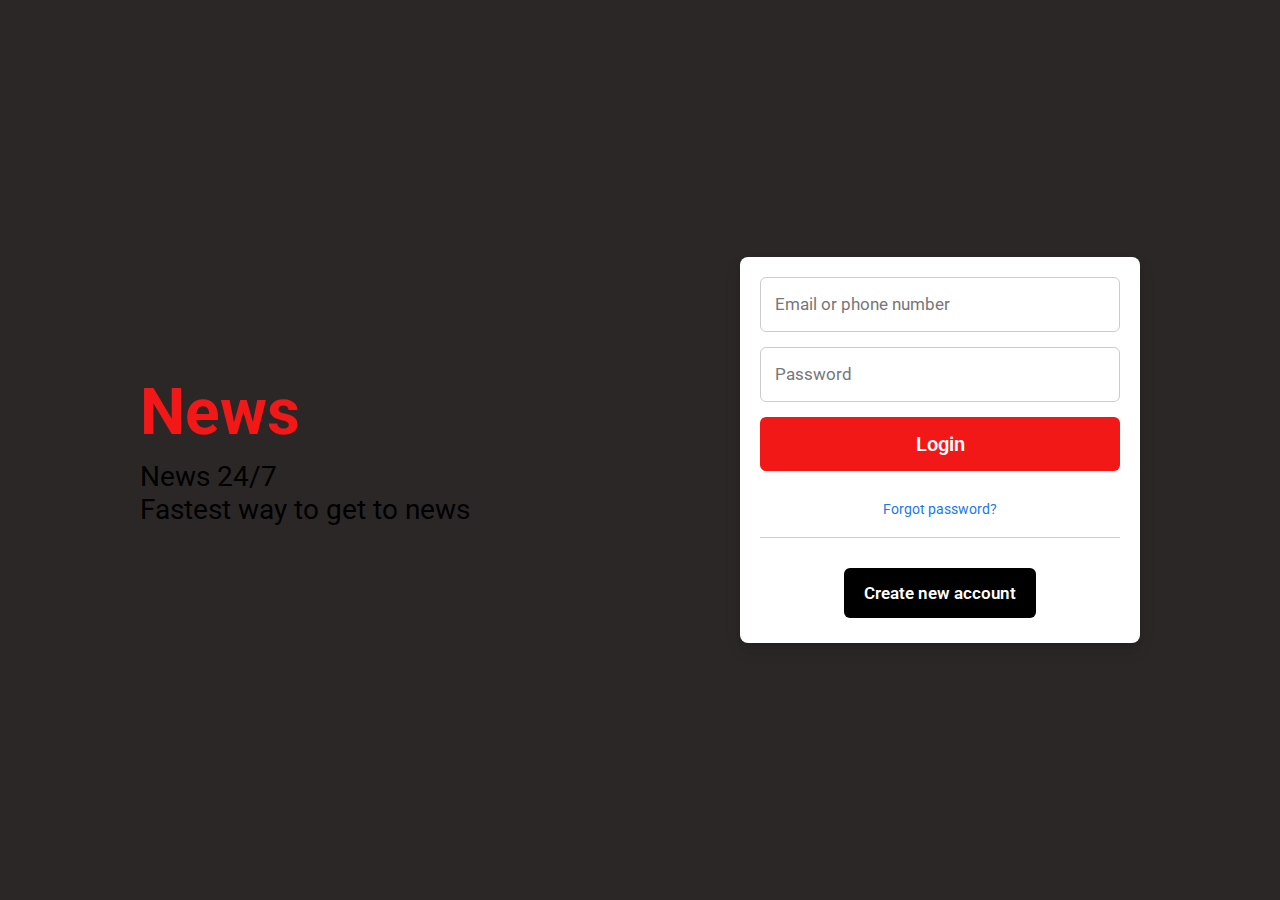
<file: login.html>
<!DOCTYPE html>
<html lang="en">

<head>
  <meta charset="UTF-8">
  <meta name="viewport" content="width=device-width, initial-scale=1.0">
  <meta http-equiv="X-UA-Compatible" content="IE=edge">
  <title>News Log in form</title>
  <link rel="stylesheet" href="login.css">
</head>

<body id="login">
  <div class="container flex">
    <div class="scannova-page flex">
      <div class="text-scanova-login">
        <h1><a href="index.php" style="text-decoration: none;   color: #f21818;
            font-size: 4rem;
            margin-bottom: 10px;">News</a></h1>
        <p>News 24/7 </p>
        <p> Fastest way to get to news</p>
      </div>
      <form action="index.php" class="form-login" id="login-form">
        <input id="email" type="email" placeholder="Email or phone number" required>
        <input id="password" type="password" placeholder="Password" required>
        <div class="link-scanova-login">
          <button type="submit" onclick="validateForm()" class="login">Login</button>
          <p id="invalid-username"></p>
          <a href="#" class="forgot">Forgot password?</a>
        </div>
        <hr>
        <div class="button-login1">
          <a href="signup.html">Create new account</a>
        </div>
      </form>
    </div>
  </div>
  <script src="login.js"></script>
</body>

</html>
</file>
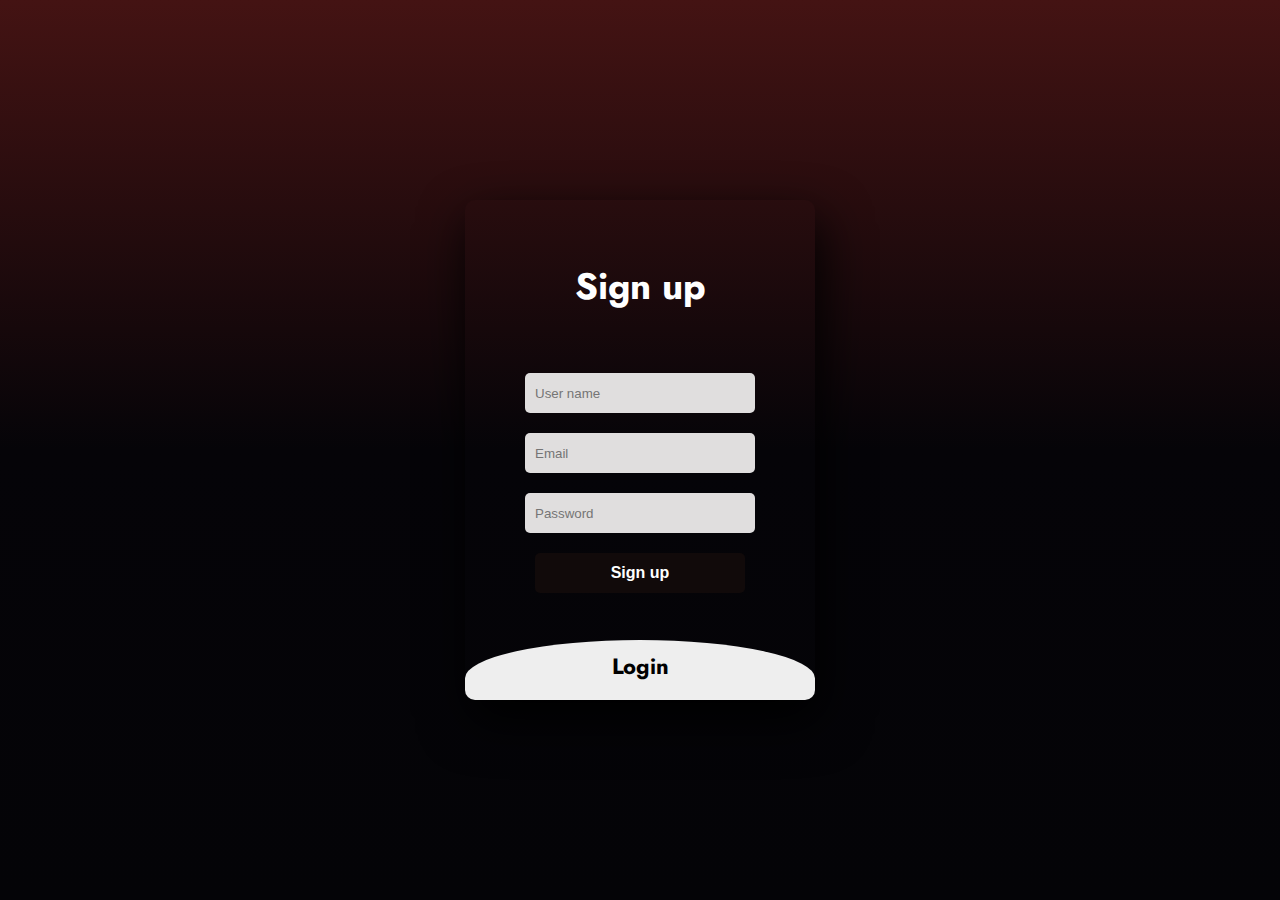
<file: signup.html>
<!DOCTYPE html>
<html>
<head>
	<title>SignUP</title>
	<link rel="stylesheet" type="text/css" href="signup.css">
<link href="https://fonts.googleapis.com/css2?family=Jost:wght@500&display=swap" rel="stylesheet">
</head>
<body>
	<div class="main">  	
		<input type="checkbox" id="chk" aria-hidden="true">

			<div class="signup">
				<form>
					<label for="chk" aria-hidden="true">Sign up</label>
					<input type="text" name="txt" placeholder="User name" required="" name="uname">
					<input type="email" name="email" placeholder="Email" required="" id="email">
					<input type="password" name="pswd" placeholder="Password" required="" id="psw">
					<button value="SignUp" id="SignUp">Sign up</button>
				</form>
			</div>

			<div class="login">
				<form>
					<label><a href="login.php" style="text-decoration: none; color: black; cursor: pointer;">Login</a></label>
				</form>
			</div>
	</div>

	<script src=""></script>
</body>
</html>
</file>
<file: login.css>
@import url('https://fonts.googleapis.com/css2?family=Roboto:wght@300;400;500;700&display=swap');

* {
  margin: 0;
  padding: 0;
  box-sizing: border-box;
  font-family: 'Roboto', sans-serif;
}

.flex {
  display: flex;
  align-items: center;
}

.container {
  padding: 0 15px;
  min-height: 100vh;
  justify-content: center;
  background: #0c0707de;
}

.scannova-page {
  justify-content: space-between;
  max-width: 1000px;
  width: 100%;
}

.scannova-page .text {
  margin-bottom: 90px;
}

.scannova-page h1 {
  color: #f21818;
  font-size: 4rem;
  margin-bottom: 10px;
}

.scannova-page p {
  font-size: 1.75rem;
  white-space: nowrap;
}
#invalid-username{
  font-size: 0.875rem;
  color: red;
}

.form-login {
  display: flex;
  flex-direction: column;
  background: #fff;
  border-radius: 8px;
  padding: 20px;
  box-shadow: 0 2px 4px rgba(0, 0, 0, 0.1),
    0 8px 16px rgba(0, 0, 0, 0.1);
  max-width: 400px;
  width: 100%;
}

.form-login input {
  height: 55px;
  width: 100%;
  border: 1px solid #ccc;
  border-radius: 6px;
  margin-bottom: 15px;
  font-size: 1rem;
  padding: 0 14px;
}

.form-login input:focus {
  outline: none;
  border-color: #f21818;
}

::placeholder {
  color: #777;
  font-size: 1.063rem;
}

.link-scanova-login {
  display: flex;
  flex-direction: column;
  text-align: center;
  gap: 15px;
}
.link-scanova-login .login {
  border: none;
  outline: none;
  cursor: pointer;
  background: #f21818;
  padding: 15px 0;
  border-radius: 6px;
  color: #fff;
  font-size: 1.25rem;
  font-weight: 600;
  transition: 0.2s ease;
}

.link-scanova-login .login:hover {
  background: #ee2e2e;
}

.form-login  a {
  text-decoration: none;
}

.link-scanova-login .forgot {
  color: #1877f2;
  font-size: 0.875rem;
}

.link-scanova-login .forgot:hover {
  text-decoration: underline;
}

hr {
  border: none;
  height: 1px;
  background-color: #ccc;
  margin-bottom: 20px;
  margin-top: 20px;
}

.button-login1{
  margin-top: 25px;
  text-align: center;
  margin-bottom: 20px;
}

.button-login1 a {
  padding: 15px 20px;
  background: #000000;
  border-radius: 6px;
  color: #fff;
  font-size: 1.063rem;
  font-weight: 600;
  transition: 0.2s ease;
}

.button-login1 a:hover {
  background: #302828;
}

@media (max-width: 900px) {
  .scannova-page{
    flex-direction: column;
    text-align: center;
  }

  .scannova-page ,.text-scanova-login{
    margin-bottom: 30px;
  }
}

@media (max-width: 460px) {
  .scannova-page h1 {
    font-size: 3.5rem;
  }

  .scannova-page p {
    font-size: 1.3rem;
  }

.form-login {
    padding: 15px;
  }
}
</file>
<file: signup.css>
body{
	margin: 0;
	padding: 0;
	display: flex;
	justify-content: center;
	align-items: center;
	min-height: 100vh;
	font-family: 'Jost', sans-serif;
	background: linear-gradient(to bottom, #441313, #050408, #040407);
}
.main{
	width: 350px;
	height: 500px;
	background: red;
	overflow: hidden;
	background: url("https://doc-08-2c-docs.googleusercontent.com/docs/securesc/68c90smiglihng9534mvqmq1946dmis5/fo0picsp1nhiucmc0l25s29respgpr4j/1631524275000/03522360960922298374/03522360960922298374/1Sx0jhdpEpnNIydS4rnN4kHSJtU1EyWka?e=view&authuser=0&nonce=gcrocepgbb17m&user=03522360960922298374&hash=tfhgbs86ka6divo3llbvp93mg4csvb38") no-repeat center/ cover;
	border-radius: 10px;
	box-shadow: 5px 20px 50px #000;
}
#chk{
	display: none;
}
.signup{
	position: relative;
	width:100%;
	height: 100%;
}
label{
	color: #fff;
	font-size: 2.3em;
	justify-content: center;
	display: flex;
	margin: 60px;
	font-weight: bold;
	cursor: pointer;
	transition: .5s ease-in-out;
}
input{
	width: 60%;
	height: 20px;
	background: #e0dede;
	justify-content: center;
	display: flex;
	margin: 20px auto;
	padding: 10px;
	border: none;
	outline: none;
	border-radius: 5px;
}
button{
	width: 60%;
	height: 40px;
	margin: 10px auto;
	justify-content: center;
	display: block;
	color: #fff;
	background: #110a0a;
	font-size: 1em;
	font-weight: bold;
	margin-top: 20px;
	outline: none;
	border: none;
	border-radius: 5px;
	transition: .2s ease-in;
	cursor: pointer;
}
button:hover{
	background: #da3232;
}
.login{
	height: 460px;
	background: #eee;
	border-radius: 60% / 10%;
	transform: translateY(-180px);
	transition: .8s ease-in-out;
}
.login label{
	color: #573b8a;
	transform: scale(.6);
}

#chk:checked ~ .login{
	transform: translateY(-500px);
}
#chk:checked ~ .login label{
	transform: scale(1);	
}
#chk:checked ~ .signup label{
	transform: scale(.6);
}
</file>
